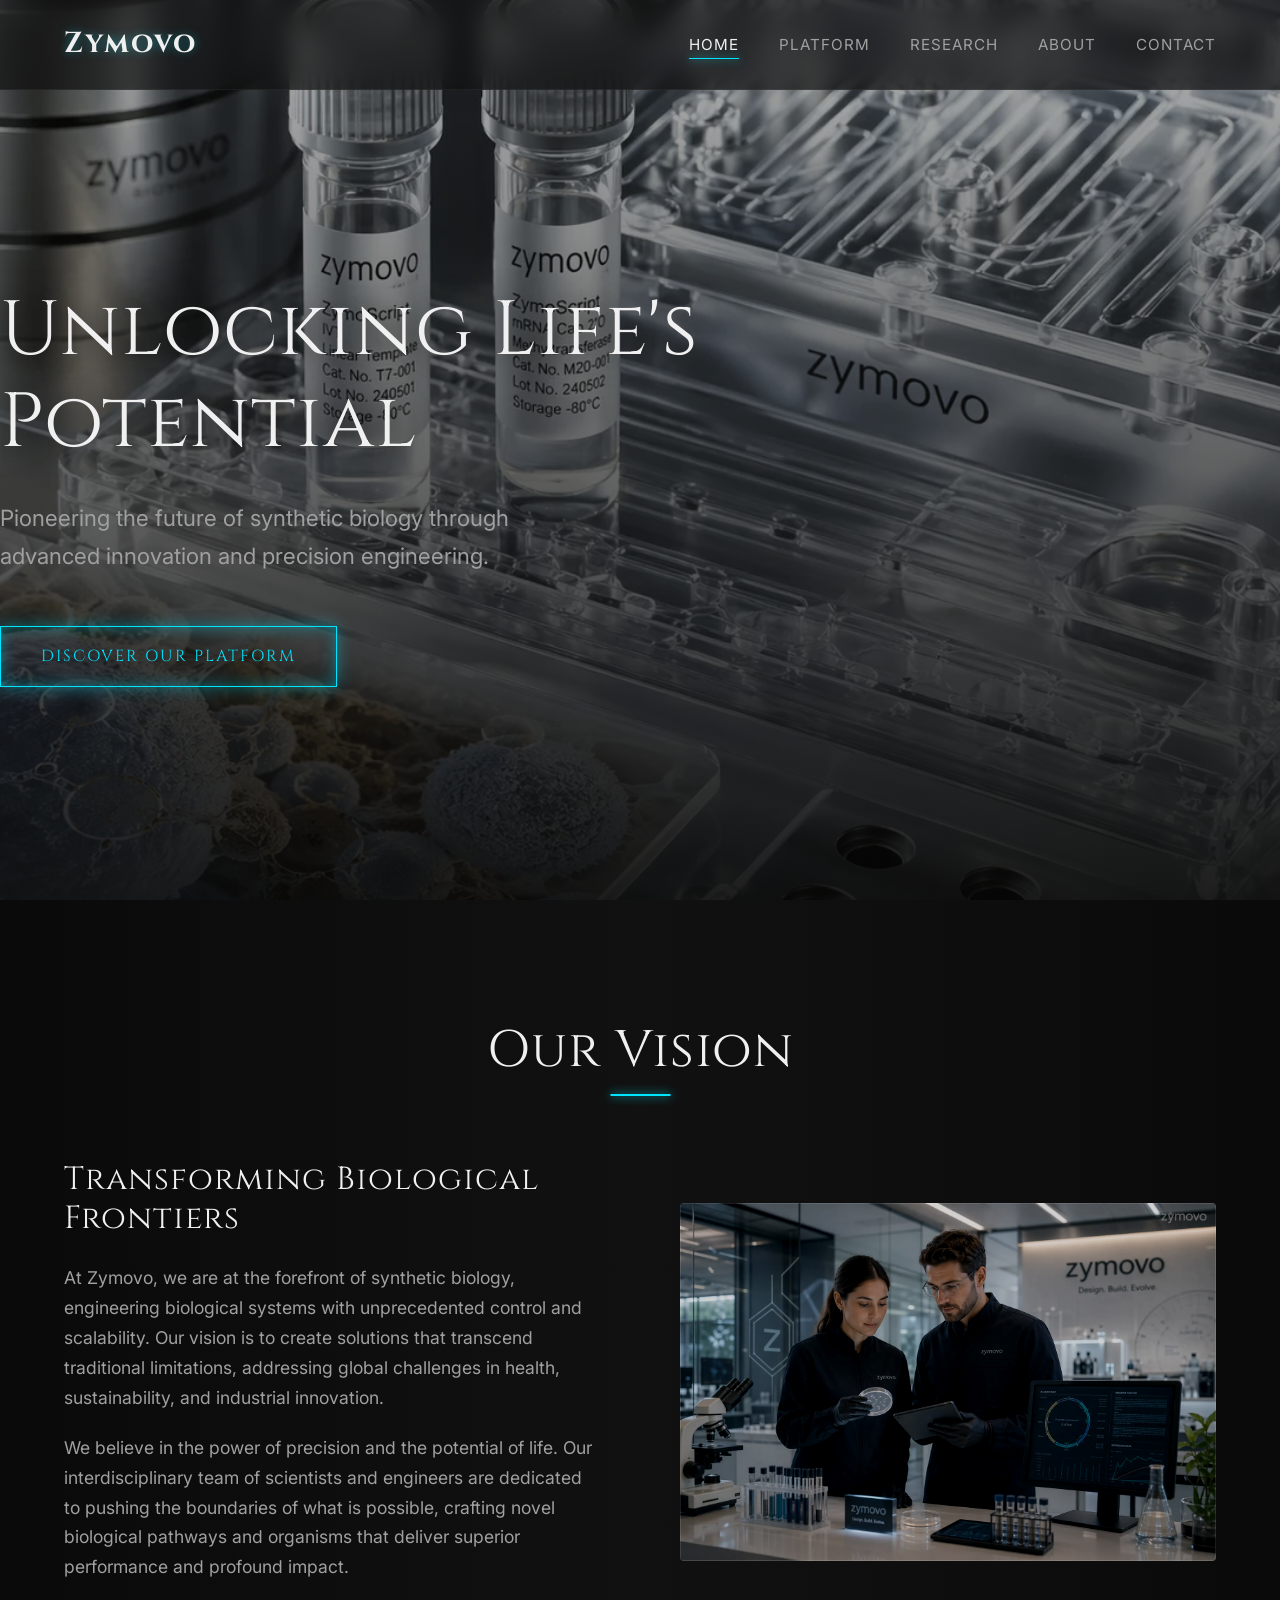
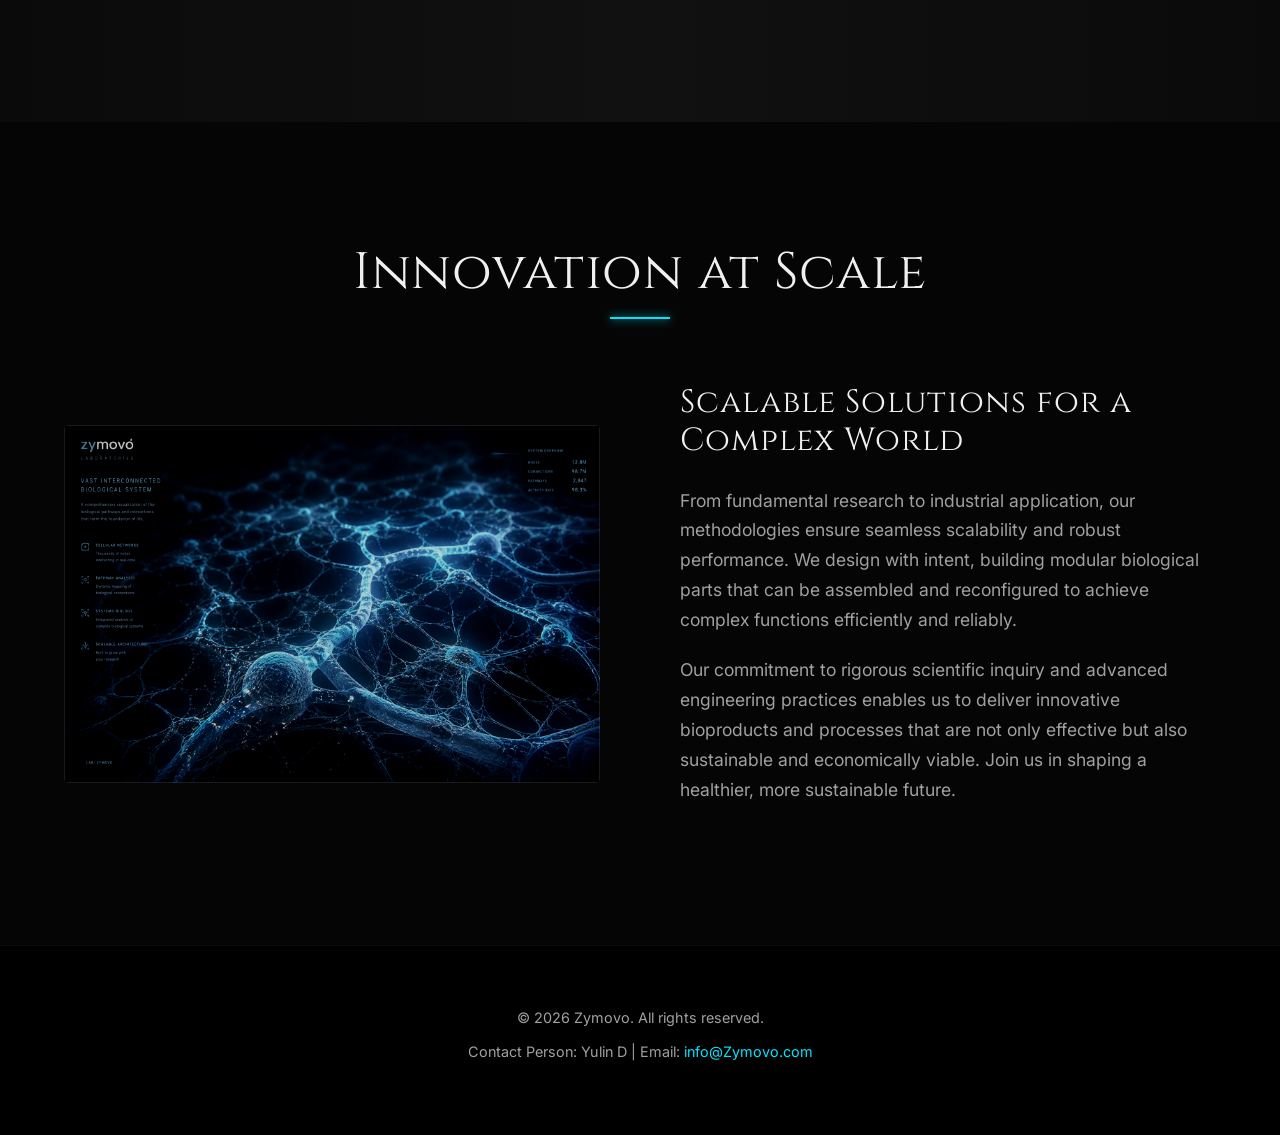
<file: index.html>
<!DOCTYPE html>
<html lang="en">
<head>
    <meta charset="UTF-8">
    <meta name="viewport" content="width=device-width, initial-scale=1.0">
    <title>Zymovo - Pioneering Synthetic Biology</title>
    <link href="https://fonts.googleapis.com/css2?family=Cinzel:wght@400;700&family=Inter:wght@300;400;600&display=swap" rel="stylesheet">
    <link rel="stylesheet" href="css/style.css">
</head>
<body>
    <header>
        <div class="container">
            <div class="logo"><a href="index.html">Zymovo</a></div>
            <button class="menu-toggle" aria-label="Toggle navigation">
                <span></span>
                <span></span>
                <span></span>
            </button>
            <nav class="main-nav">
                <ul>
                    <li><a href="index.html">Home</a></li>
                    <li><a href="platform.html">Platform</a></li>
                    <li><a href="research.html">Research</a></li>
                    <li><a href="about.html">About</a></li>
                    <li><a href="contact.html">Contact</a></li>
                </ul>
            </nav>
        </div>
    </header>

    <main>
        <section class="hero" style="background-image: url('zymovoimages/optimized/hero-contact-about-home.webp');">
            <div class="hero-content">
                <h1>Unlocking Life's Potential</h1>
                <p>Pioneering the future of synthetic biology through advanced innovation and precision engineering.</p>
                <a href="platform.html" class="btn">Discover Our Platform</a>
            </div>
        </section>

        <section class="content-section">
            <div class="container">
                <h2>Our Vision</h2>
                <div class="content-block">
                    <div class="text-content">
                        <h3>Transforming Biological Frontiers</h3>
                        <p>At Zymovo, we are at the forefront of synthetic biology, engineering biological systems with unprecedented control and scalability. Our vision is to create solutions that transcend traditional limitations, addressing global challenges in health, sustainability, and industrial innovation.</p>
                        <p>We believe in the power of precision and the potential of life. Our interdisciplinary team of scientists and engineers are dedicated to pushing the boundaries of what is possible, crafting novel biological pathways and organisms that deliver superior performance and profound impact.</p>
                    </div>
                    <div class="image-content">
                        <img src="zymovoimages/optimized/zymovo-vision.webp" alt="Zymovo Vision">
                    </div>
                </div>
            </div>
        </section>

        <section class="content-section">
            <div class="container">
                <h2>Innovation at Scale</h2>
                <div class="content-block reverse">
                    <div class="text-content">
                        <h3>Scalable Solutions for a Complex World</h3>
                        <p>From fundamental research to industrial application, our methodologies ensure seamless scalability and robust performance. We design with intent, building modular biological parts that can be assembled and reconfigured to achieve complex functions efficiently and reliably.</p>
                        <p>Our commitment to rigorous scientific inquiry and advanced engineering practices enables us to deliver innovative bioproducts and processes that are not only effective but also sustainable and economically viable. Join us in shaping a healthier, more sustainable future.</p>
                    </div>
                    <div class="image-content">
                        <img src="zymovoimages/optimized/innovation-at-scale.webp" alt="Zymovo Innovation">
                    </div>
                </div>
            </div>
        </section>
    </main>

    <footer>
        <div class="container">
            <p>&copy; 2026 Zymovo. All rights reserved.</p>
            <p>Contact Person: Yulin D | Email: <a href="mailto:info@Zymovo.com">info@Zymovo.com</a></p>
        </div>
    </footer>

    <script src="js/script.js"></script>
</body>
</html>
</file>
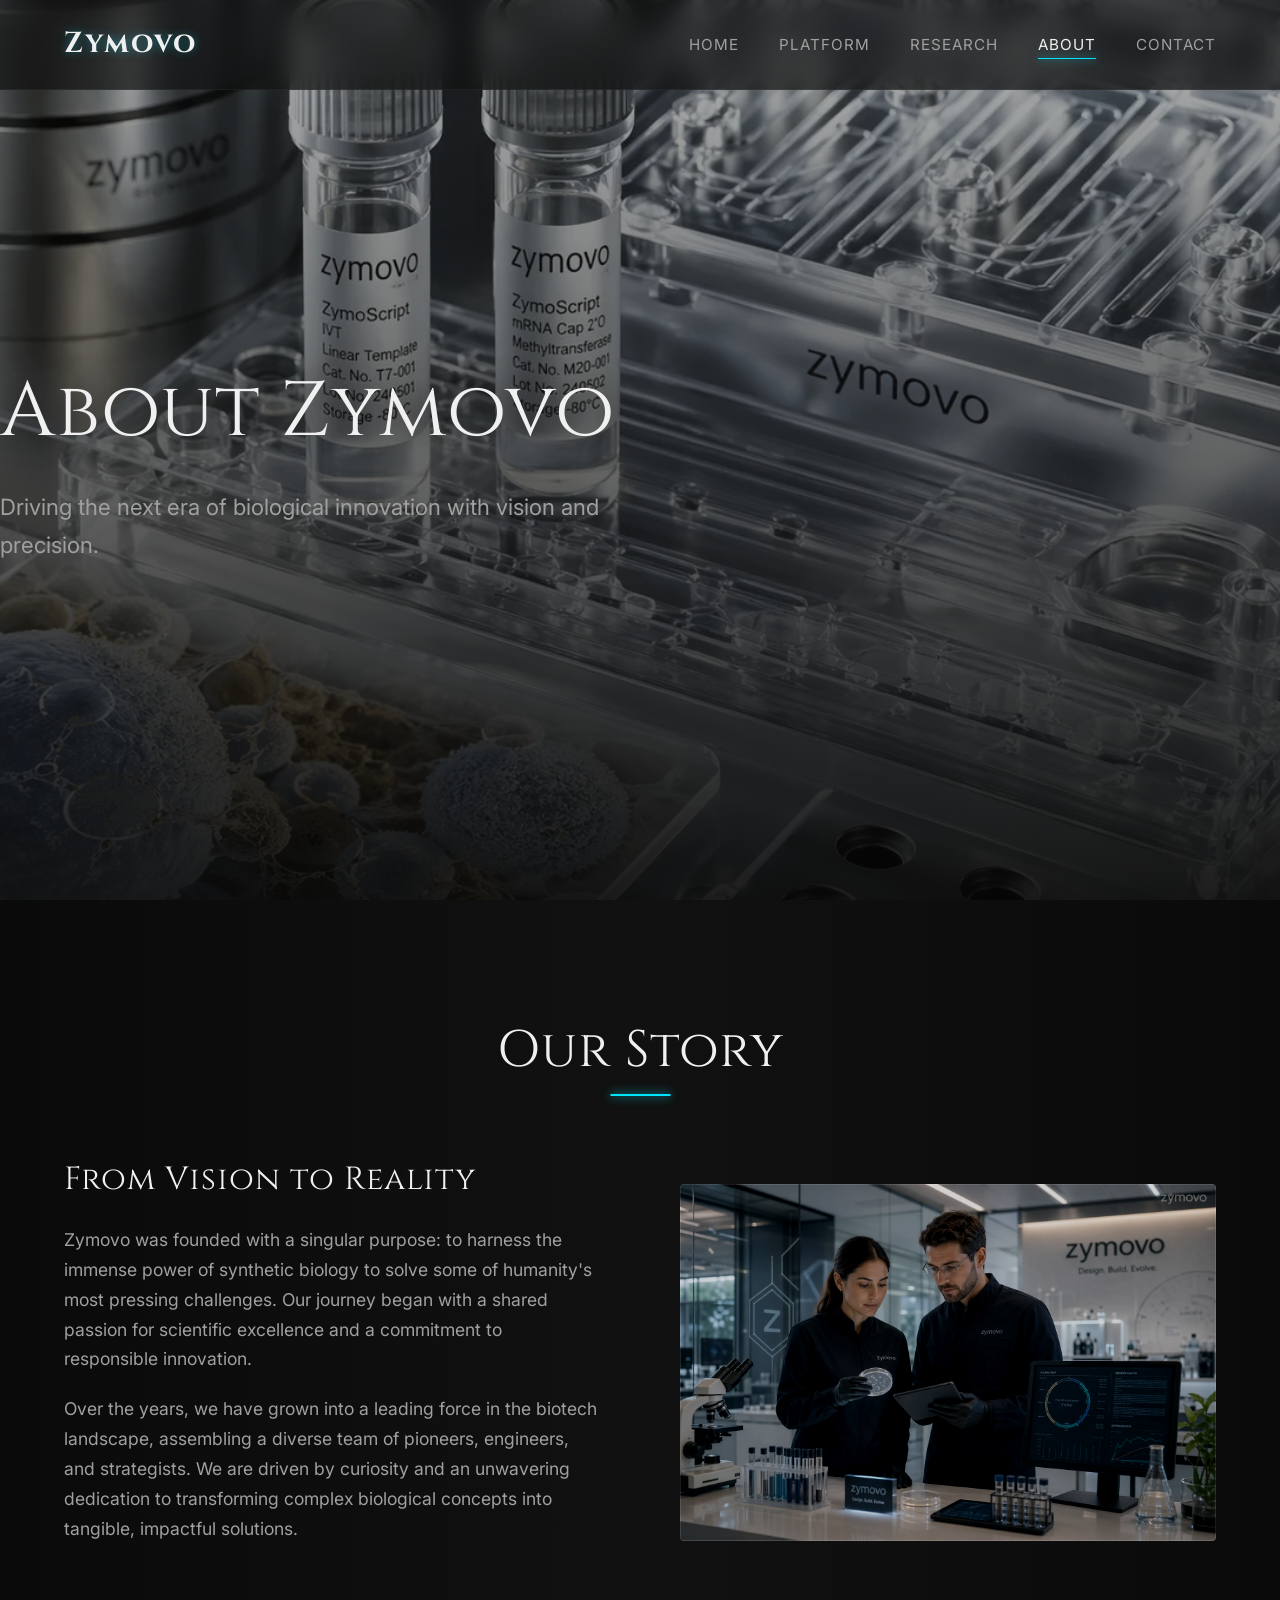
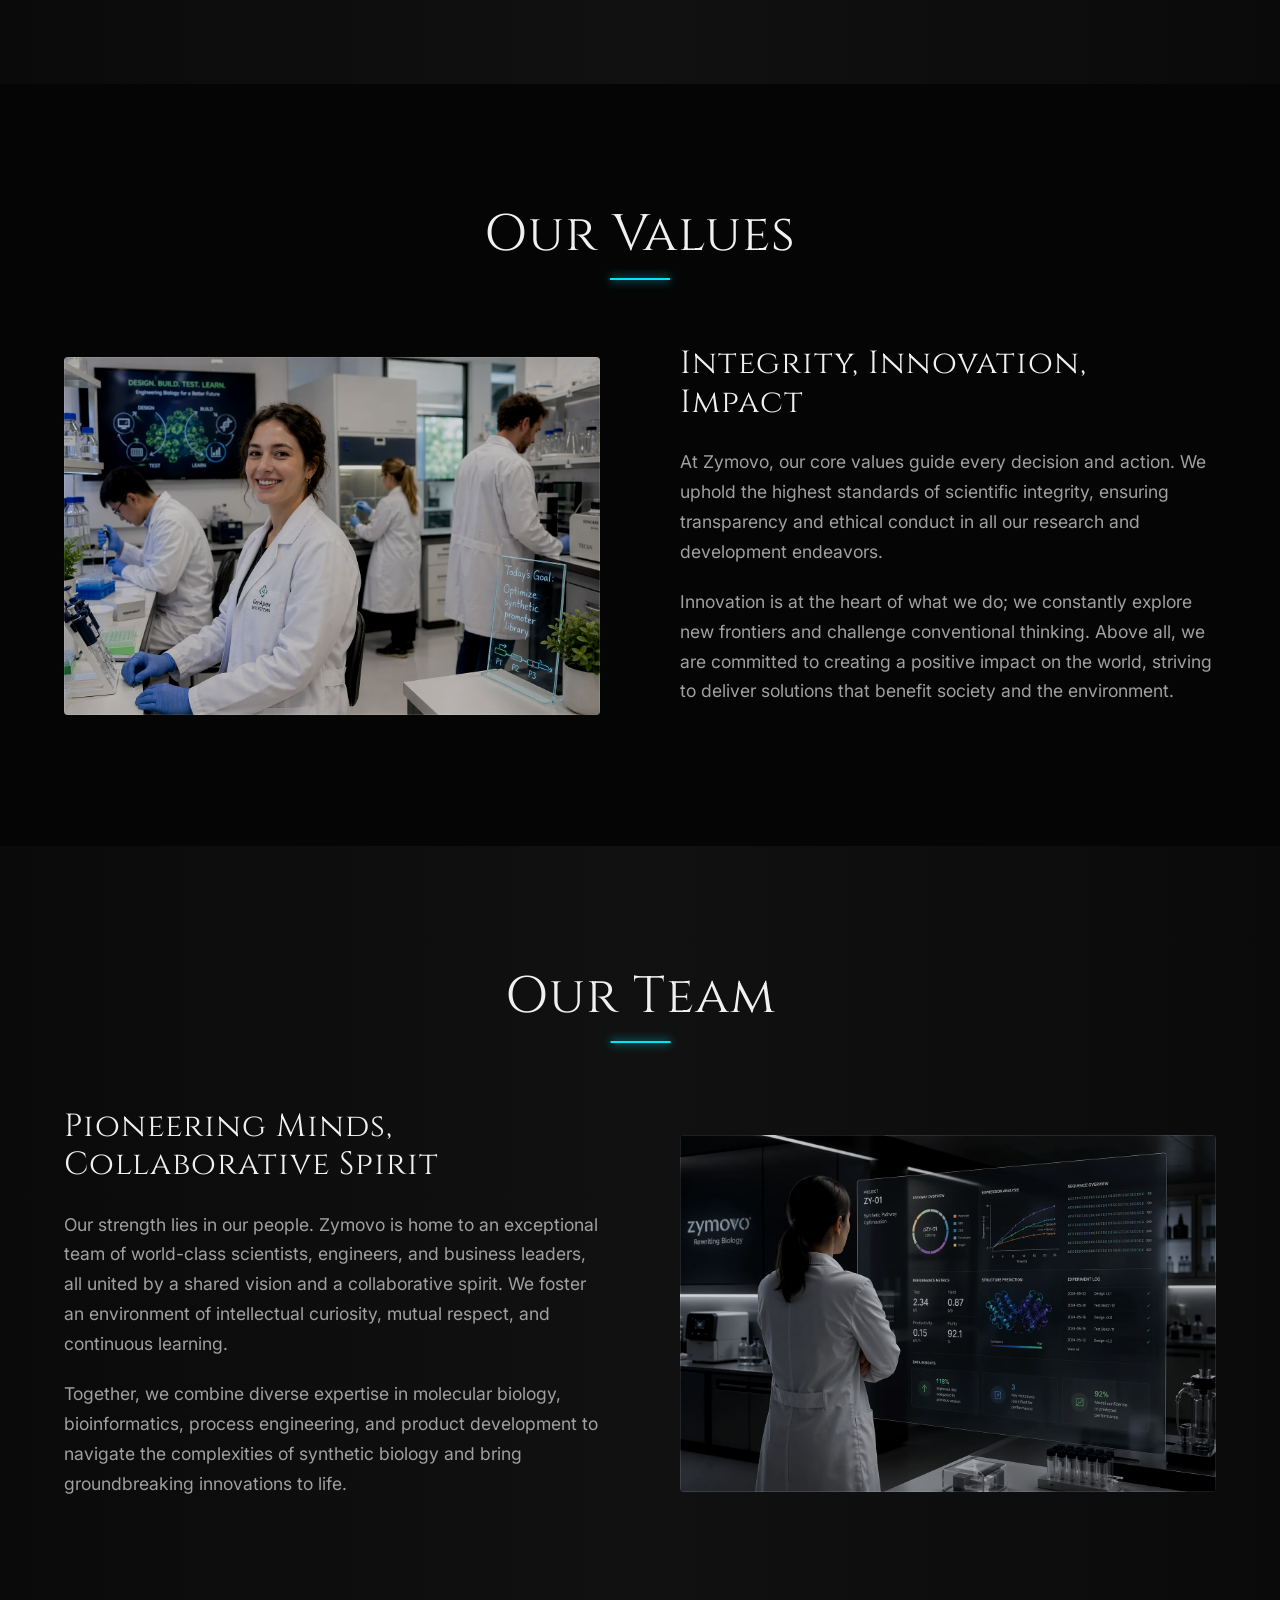
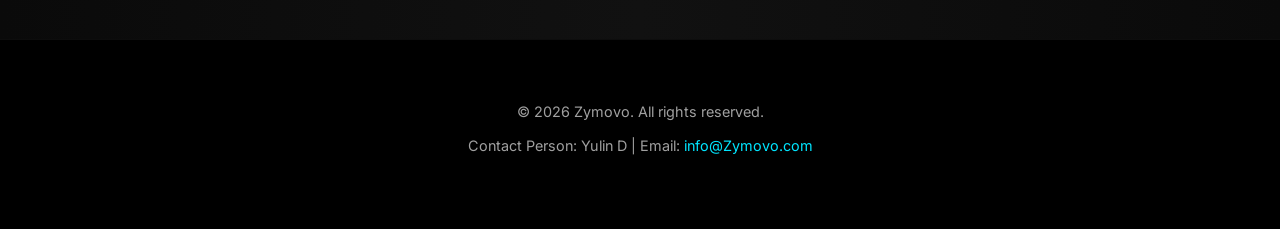
<file: about.html>
<!DOCTYPE html>
<html lang="en">
<head>
    <meta charset="UTF-8">
    <meta name="viewport" content="width=device-width, initial-scale=1.0">
    <title>Zymovo - About Us</title>
    <link href="https://fonts.googleapis.com/css2?family=Cinzel:wght@400;700&family=Inter:wght@300;400;600&display=swap" rel="stylesheet">
    <link rel="stylesheet" href="css/style.css">
</head>
<body>
    <header>
        <div class="container">
            <div class="logo"><a href="index.html">Zymovo</a></div>
            <button class="menu-toggle" aria-label="Toggle navigation">
                <span></span>
                <span></span>
                <span></span>
            </button>
            <nav class="main-nav">
                <ul>
                    <li><a href="index.html">Home</a></li>
                    <li><a href="platform.html">Platform</a></li>
                    <li><a href="research.html">Research</a></li>
                    <li><a href="about.html">About</a></li>
                    <li><a href="contact.html">Contact</a></li>
                </ul>
            </nav>
        </div>
    </header>

    <main>
        <section class="hero" style="background-image: url('zymovoimages/optimized/hero-contact-about-home.webp');">
            <div class="hero-content">
                <h1>About Zymovo</h1>
                <p>Driving the next era of biological innovation with vision and precision.</p>
            </div>
        </section>

        <section class="content-section">
            <div class="container">
                <h2>Our Story</h2>
                <div class="content-block">
                    <div class="text-content">
                        <h3>From Vision to Reality</h3>
                        <p>Zymovo was founded with a singular purpose: to harness the immense power of synthetic biology to solve some of humanity's most pressing challenges. Our journey began with a shared passion for scientific excellence and a commitment to responsible innovation.</p>
                        <p>Over the years, we have grown into a leading force in the biotech landscape, assembling a diverse team of pioneers, engineers, and strategists. We are driven by curiosity and an unwavering dedication to transforming complex biological concepts into tangible, impactful solutions.</p>
                    </div>
                    <div class="image-content">
                        <img src="zymovoimages/optimized/zymovo-vision.webp" alt="Our Story">
                    </div>
                </div>
            </div>
        </section>

        <section class="content-section">
            <div class="container">
                <h2>Our Values</h2>
                <div class="content-block reverse">
                    <div class="text-content">
                        <h3>Integrity, Innovation, Impact</h3>
                        <p>At Zymovo, our core values guide every decision and action. We uphold the highest standards of scientific integrity, ensuring transparency and ethical conduct in all our research and development endeavors.</p>
                        <p>Innovation is at the heart of what we do; we constantly explore new frontiers and challenge conventional thinking. Above all, we are committed to creating a positive impact on the world, striving to deliver solutions that benefit society and the environment.</p>
                    </div>
                    <div class="image-content">
                        <img src="zymovoimages/optimized/about-our-values.webp" alt="Our Values">
                    </div>
                </div>
            </div>
        </section>

        <section class="content-section">
            <div class="container">
                <h2>Our Team</h2>
                <div class="content-block">
                    <div class="text-content">
                        <h3>Pioneering Minds, Collaborative Spirit</h3>
                        <p>Our strength lies in our people. Zymovo is home to an exceptional team of world-class scientists, engineers, and business leaders, all united by a shared vision and a collaborative spirit. We foster an environment of intellectual curiosity, mutual respect, and continuous learning.</p>
                        <p>Together, we combine diverse expertise in molecular biology, bioinformatics, process engineering, and product development to navigate the complexities of synthetic biology and bring groundbreaking innovations to life.</p>
                    </div>
                    <div class="image-content">
                        <img src="zymovoimages/optimized/applications-capabilities.webp" alt="Our Team">
                    </div>
                </div>
            </div>
        </section>
    </main>

    <footer>
        <div class="container">
            <p>&copy; 2026 Zymovo. All rights reserved.</p>
            <p>Contact Person: Yulin D | Email: <a href="mailto:info@Zymovo.com">info@Zymovo.com</a></p>
        </div>
    </footer>

    <script src="js/script.js"></script>
</body>
</html>
</file>
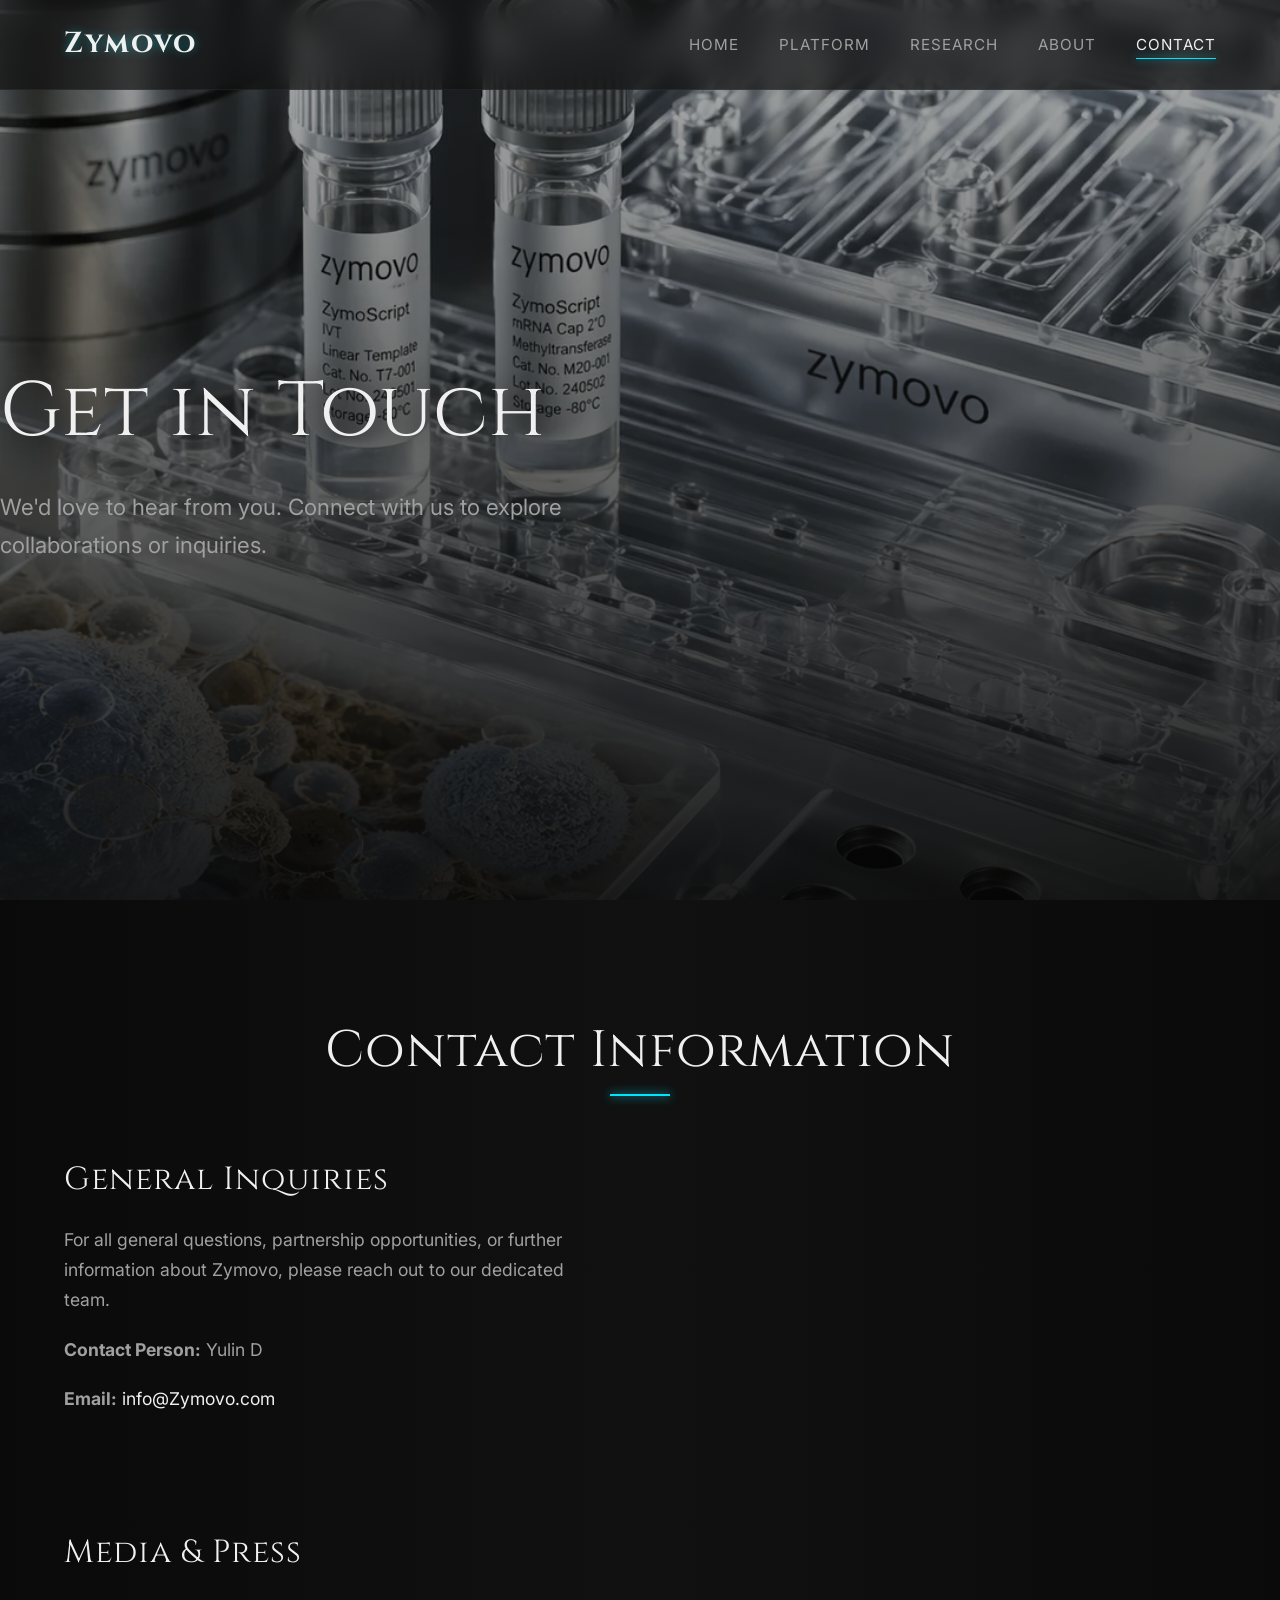
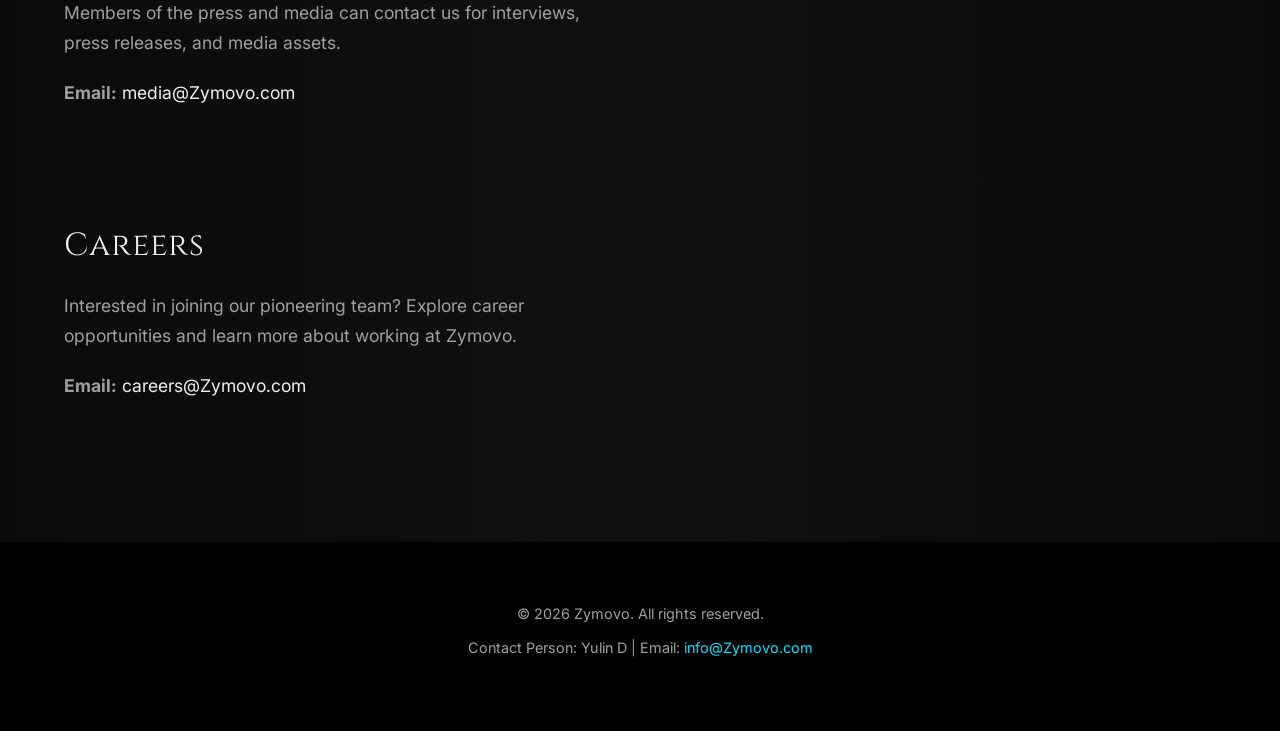
<file: contact.html>
<!DOCTYPE html>
<html lang="en">
<head>
    <meta charset="UTF-8">
    <meta name="viewport" content="width=device-width, initial-scale=1.0">
    <title>Zymovo - Contact Us</title>
    <link href="https://fonts.googleapis.com/css2?family=Cinzel:wght@400;700&family=Inter:wght@300;400;600&display=swap" rel="stylesheet">
    <link rel="stylesheet" href="css/style.css">
</head>
<body>
    <header>
        <div class="container">
            <div class="logo"><a href="index.html">Zymovo</a></div>
            <button class="menu-toggle" aria-label="Toggle navigation">
                <span></span>
                <span></span>
                <span></span>
            </button>
            <nav class="main-nav">
                <ul>
                    <li><a href="index.html">Home</a></li>
                    <li><a href="platform.html">Platform</a></li>
                    <li><a href="research.html">Research</a></li>
                    <li><a href="about.html">About</a></li>
                    <li><a href="contact.html">Contact</a></li>
                </ul>
            </nav>
        </div>
    </header>

    <main>
        <section class="hero" style="background-image: url('zymovoimages/optimized/hero-contact-about-home.webp');">
            <div class="hero-content">
                <h1>Get in Touch</h1>
                <p>We'd love to hear from you. Connect with us to explore collaborations or inquiries.</p>
            </div>
        </section>

        <section class="content-section">
            <div class="container">
                <h2>Contact Information</h2>
                <div class="content-block text-center">
                    <div class="text-content">
                        <h3>General Inquiries</h3>
                        <p>For all general questions, partnership opportunities, or further information about Zymovo, please reach out to our dedicated team.</p>
                        <p><strong>Contact Person:</strong> Yulin D</p>
                        <p><strong>Email:</strong> <a href="mailto:info@Zymovo.com">info@Zymovo.com</a></p>
                    </div>
                </div>

                <div class="content-block text-center">
                    <div class="text-content">
                        <h3>Media & Press</h3>
                        <p>Members of the press and media can contact us for interviews, press releases, and media assets.</p>
                        <p><strong>Email:</strong> <a href="mailto:media@Zymovo.com">media@Zymovo.com</a></p>
                    </div>
                </div>

                <div class="content-block text-center">
                    <div class="text-content">
                        <h3>Careers</h3>
                        <p>Interested in joining our pioneering team? Explore career opportunities and learn more about working at Zymovo.</p>
                        <p><strong>Email:</strong> <a href="mailto:careers@Zymovo.com">careers@Zymovo.com</a></p>
                    </div>
                </div>
            </div>
        </section>
    </main>

    <footer>
        <div class="container">
            <p>&copy; 2026 Zymovo. All rights reserved.</p>
            <p>Contact Person: Yulin D | Email: <a href="mailto:info@Zymovo.com">info@Zymovo.com</a></p>
        </div>
    </footer>

    <script src="js/script.js"></script>
</body>
</html>
</file>
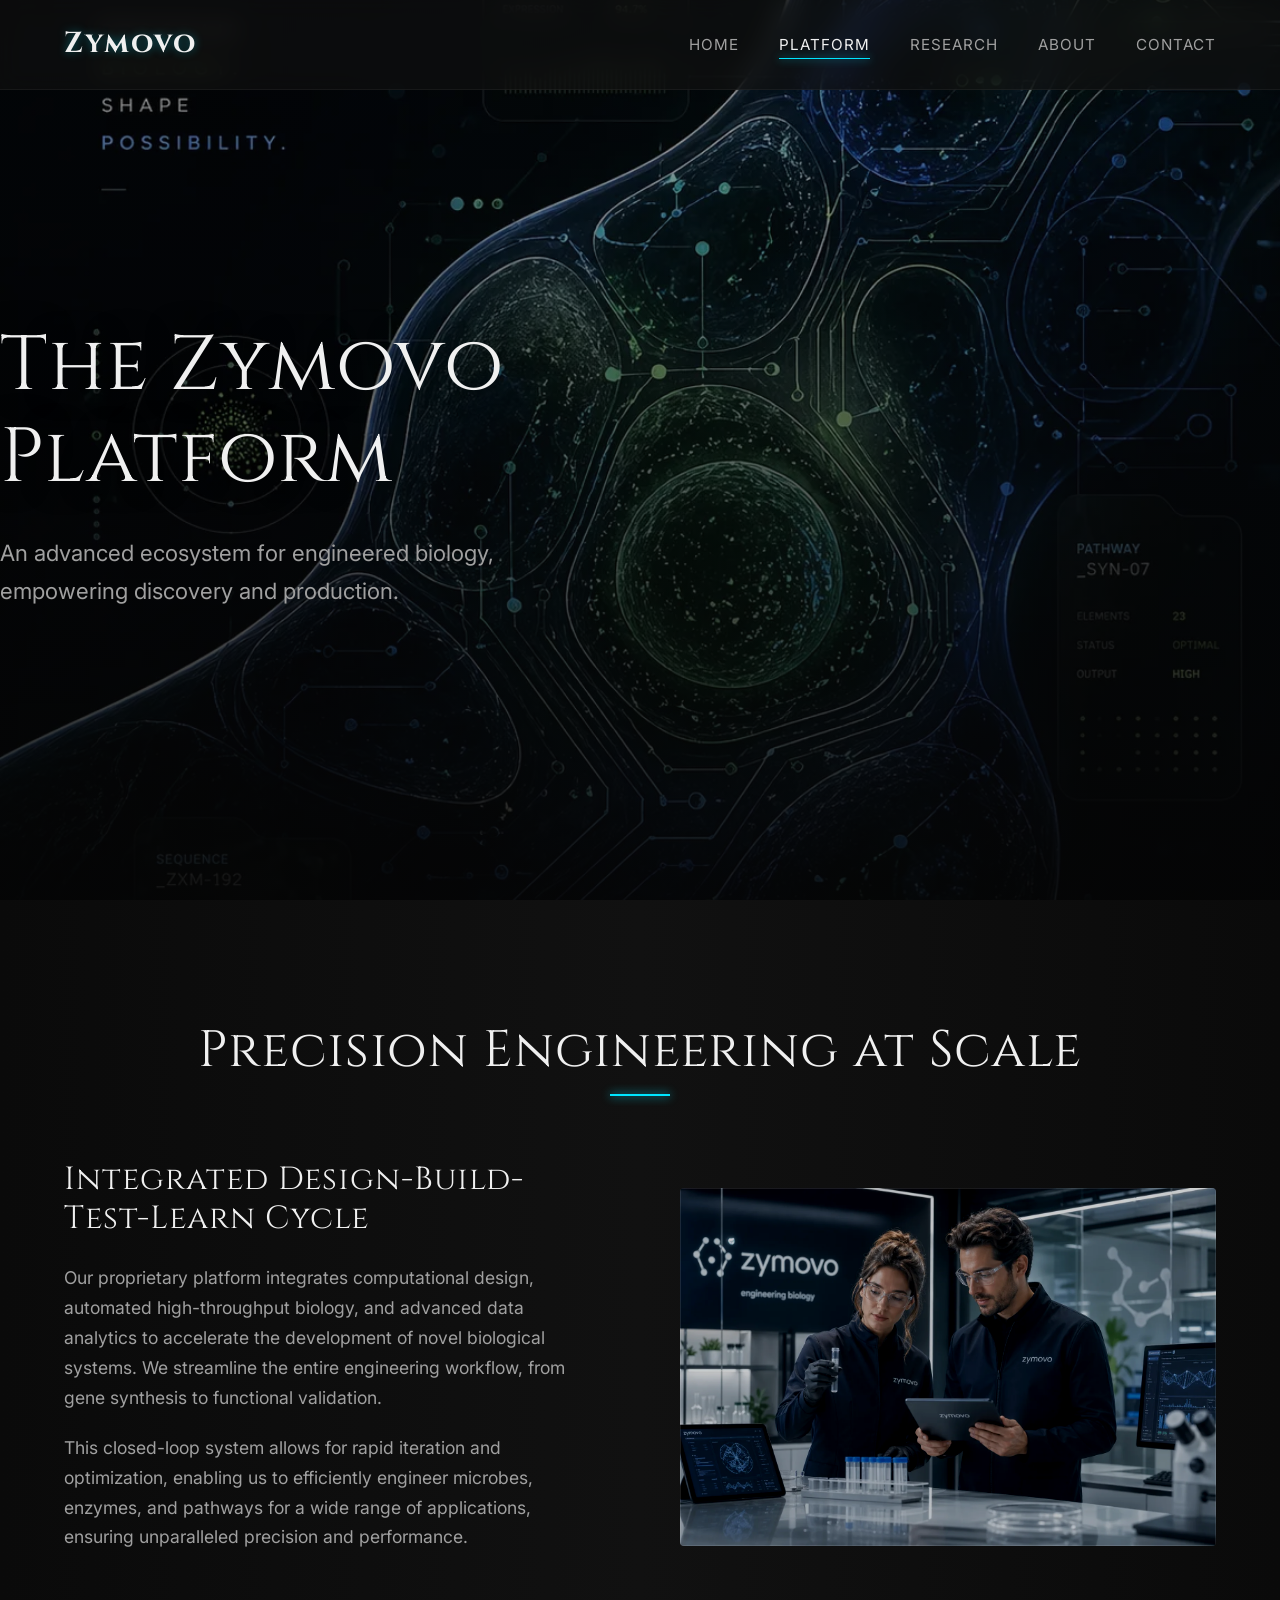
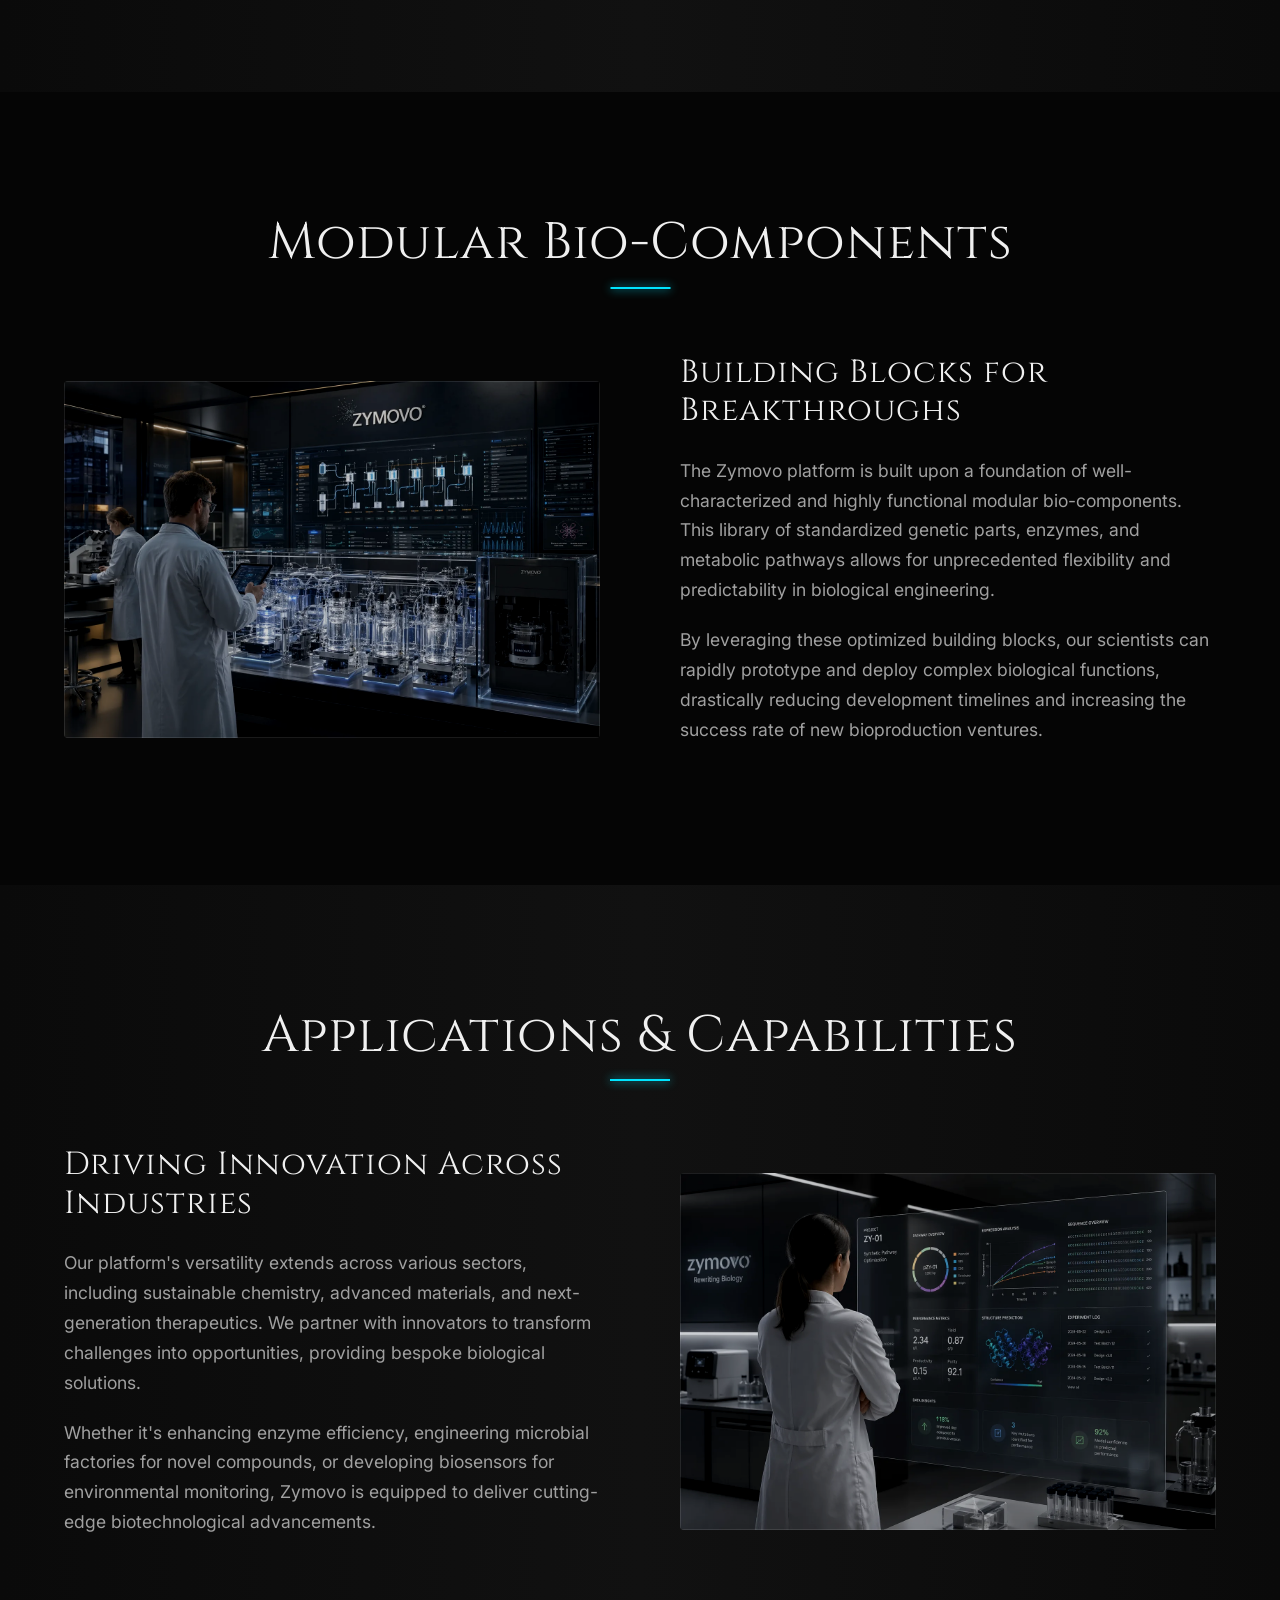
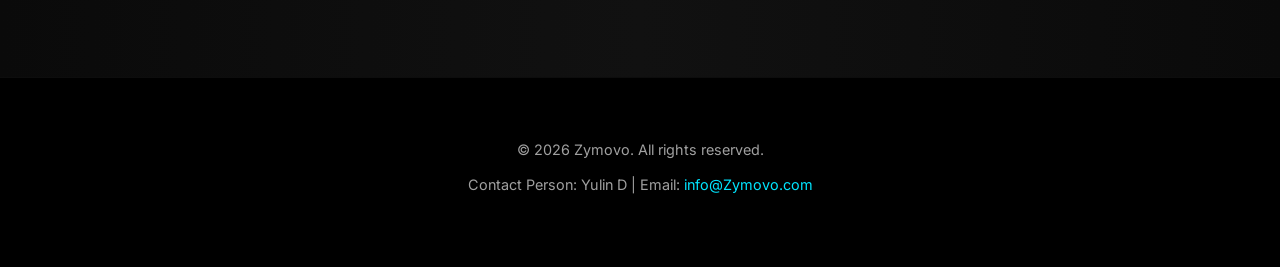
<file: platform.html>
<!DOCTYPE html>
<html lang="en">
<head>
    <meta charset="UTF-8">
    <meta name="viewport" content="width=device-width, initial-scale=1.0">
    <title>Zymovo - Our Platform</title>
    <link href="https://fonts.googleapis.com/css2?family=Cinzel:wght@400;700&family=Inter:wght@300;400;600&display=swap" rel="stylesheet">
    <link rel="stylesheet" href="css/style.css">
</head>
<body>
    <header>
        <div class="container">
            <div class="logo"><a href="index.html">Zymovo</a></div>
            <button class="menu-toggle" aria-label="Toggle navigation">
                <span></span>
                <span></span>
                <span></span>
            </button>
            <nav class="main-nav">
                <ul>
                    <li><a href="index.html">Home</a></li>
                    <li><a href="platform.html">Platform</a></li>
                    <li><a href="research.html">Research</a></li>
                    <li><a href="about.html">About</a></li>
                    <li><a href="contact.html">Contact</a></li>
                </ul>
            </nav>
        </div>
    </header>

    <main>
        <section class="hero" style="background-image: url('zymovoimages/optimized/platform-hero.webp');">
            <div class="hero-content">
                <h1>The Zymovo Platform</h1>
                <p>An advanced ecosystem for engineered biology, empowering discovery and production.</p>
            </div>
        </section>

        <section class="content-section">
            <div class="container">
                <h2>Precision Engineering at Scale</h2>
                <div class="content-block">
                    <div class="text-content">
                        <h3>Integrated Design-Build-Test-Learn Cycle</h3>
                        <p>Our proprietary platform integrates computational design, automated high-throughput biology, and advanced data analytics to accelerate the development of novel biological systems. We streamline the entire engineering workflow, from gene synthesis to functional validation.</p>
                        <p>This closed-loop system allows for rapid iteration and optimization, enabling us to efficiently engineer microbes, enzymes, and pathways for a wide range of applications, ensuring unparalleled precision and performance.</p>
                    </div>
                    <div class="image-content">
                        <img src="zymovoimages/optimized/integrated-design.webp" alt="Integrated Design">
                    </div>
                </div>
            </div>
        </section>

        <section class="content-section">
            <div class="container">
                <h2>Modular Bio-Components</h2>
                <div class="content-block reverse">
                    <div class="text-content">
                        <h3>Building Blocks for Breakthroughs</h3>
                        <p>The Zymovo platform is built upon a foundation of well-characterized and highly functional modular bio-components. This library of standardized genetic parts, enzymes, and metabolic pathways allows for unprecedented flexibility and predictability in biological engineering.</p>
                        <p>By leveraging these optimized building blocks, our scientists can rapidly prototype and deploy complex biological functions, drastically reducing development timelines and increasing the success rate of new bioproduction ventures.</p>
                    </div>
                    <div class="image-content">
                        <img src="zymovoimages/optimized/modular-bio-components.webp" alt="Modular Bio-Components">
                    </div>
                </div>
            </div>
        </section>

        <section class="content-section">
            <div class="container">
                <h2>Applications & Capabilities</h2>
                <div class="content-block">
                    <div class="text-content">
                        <h3>Driving Innovation Across Industries</h3>
                        <p>Our platform's versatility extends across various sectors, including sustainable chemistry, advanced materials, and next-generation therapeutics. We partner with innovators to transform challenges into opportunities, providing bespoke biological solutions.</p>
                        <p>Whether it's enhancing enzyme efficiency, engineering microbial factories for novel compounds, or developing biosensors for environmental monitoring, Zymovo is equipped to deliver cutting-edge biotechnological advancements.</p>
                    </div>
                    <div class="image-content">
                        <img src="zymovoimages/optimized/applications-capabilities.webp" alt="Applications & Capabilities">
                    </div>
                </div>
            </div>
        </section>
    </main>

    <footer>
        <div class="container">
            <p>&copy; 2026 Zymovo. All rights reserved.</p>
            <p>Contact Person: Yulin D | Email: <a href="mailto:info@Zymovo.com">info@Zymovo.com</a></p>
        </div>
    </footer>

    <script src="js/script.js"></script>
</body>
</html>
</file>
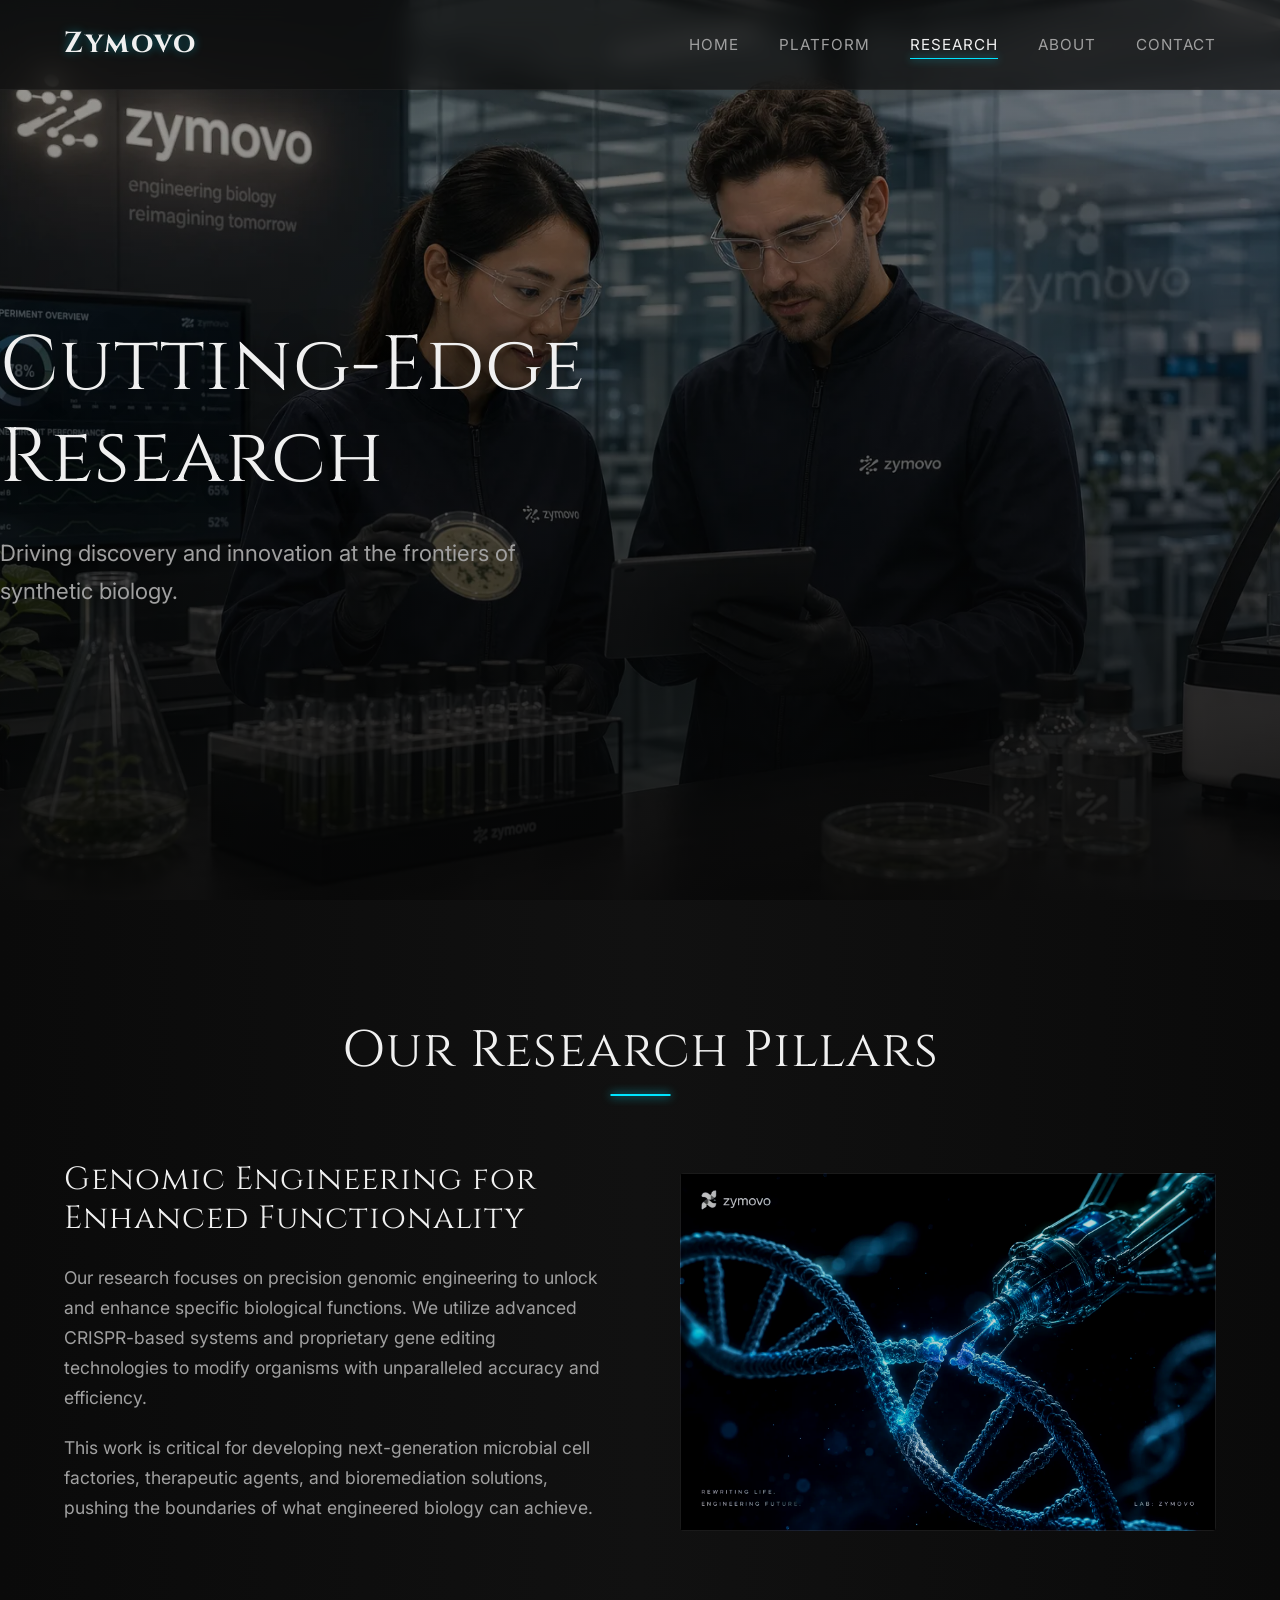
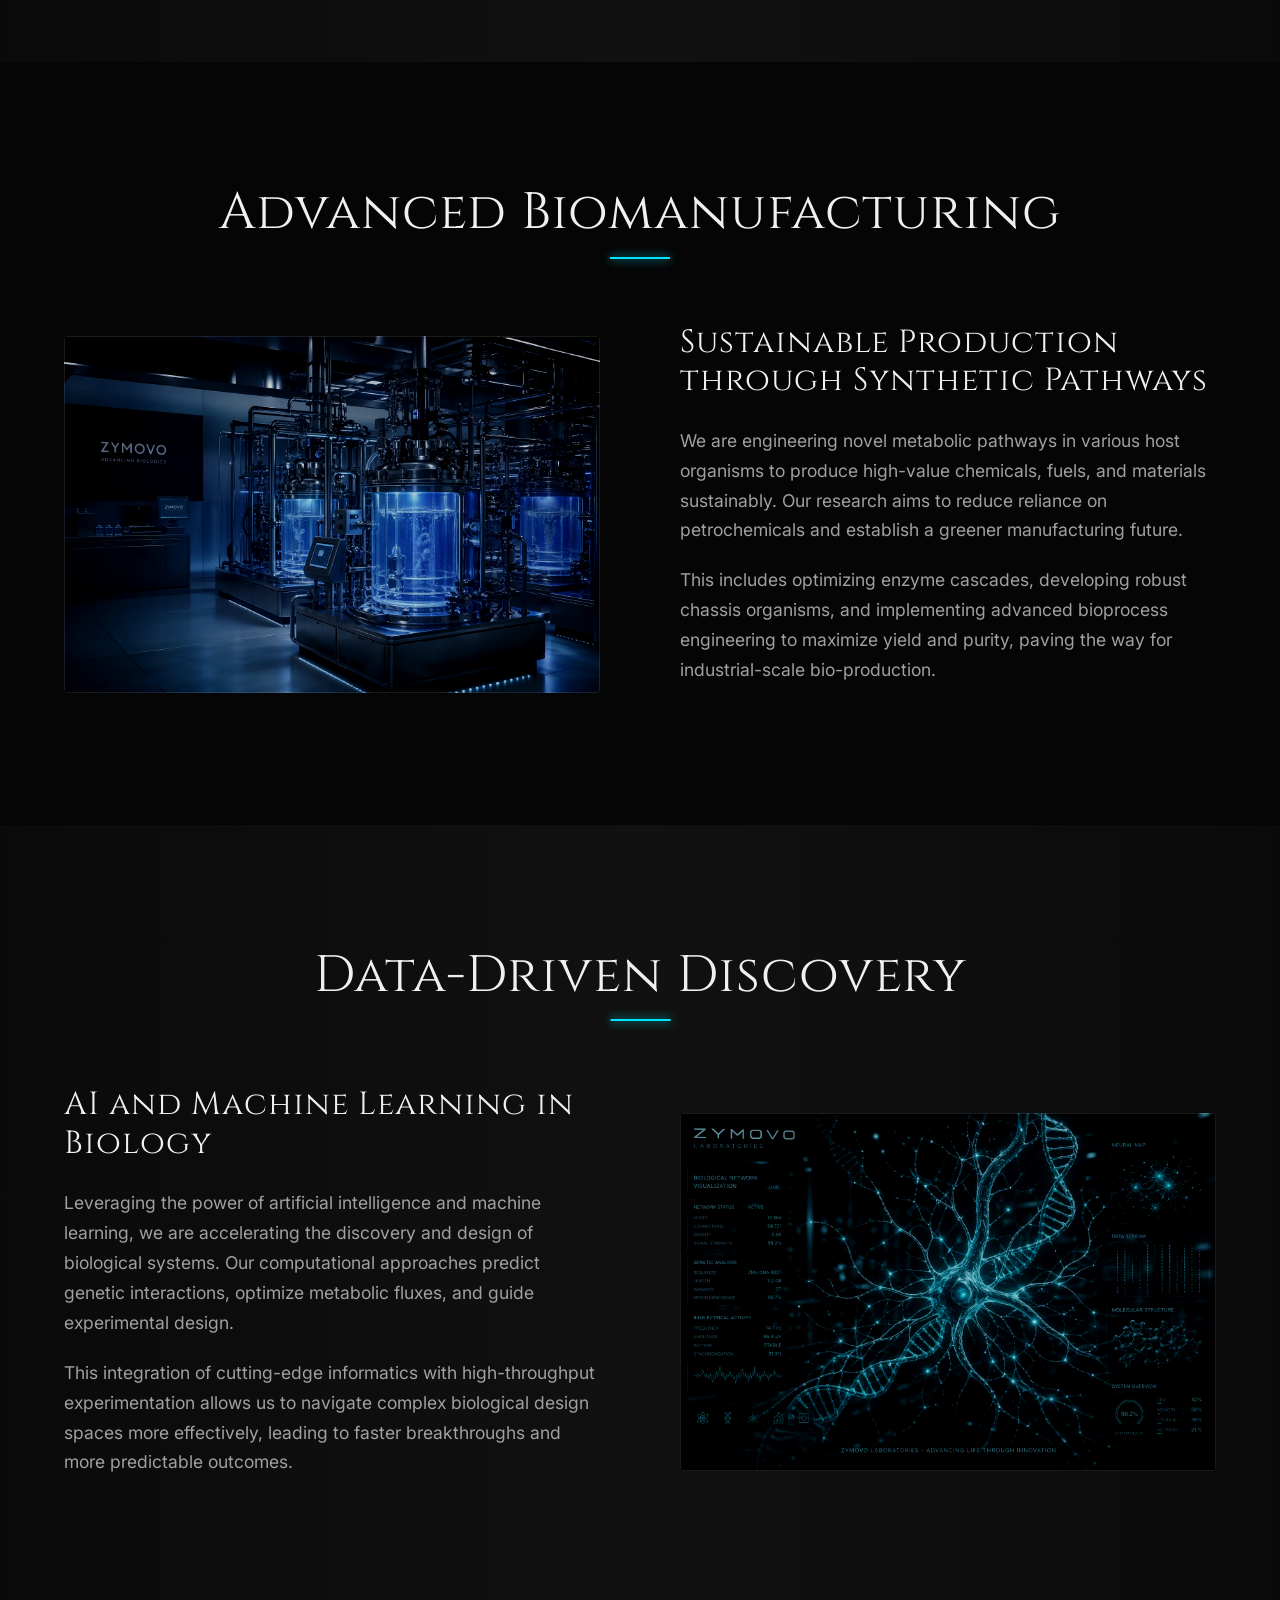
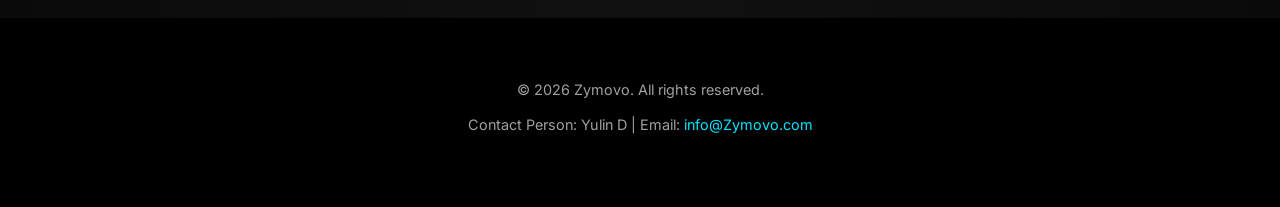
<file: research.html>
<!DOCTYPE html>
<html lang="en">
<head>
    <meta charset="UTF-8">
    <meta name="viewport" content="width=device-width, initial-scale=1.0">
    <title>Zymovo - Research & Innovation</title>
    <link href="https://fonts.googleapis.com/css2?family=Cinzel:wght@400;700&family=Inter:wght@300;400;600&display=swap" rel="stylesheet">
    <link rel="stylesheet" href="css/style.css">
</head>
<body>
    <header>
        <div class="container">
            <div class="logo"><a href="index.html">Zymovo</a></div>
            <button class="menu-toggle" aria-label="Toggle navigation">
                <span></span>
                <span></span>
                <span></span>
            </button>
            <nav class="main-nav">
                <ul>
                    <li><a href="index.html">Home</a></li>
                    <li><a href="platform.html">Platform</a></li>
                    <li><a href="research.html">Research</a></li>
                    <li><a href="about.html">About</a></li>
                    <li><a href="contact.html">Contact</a></li>
                </ul>
            </nav>
        </div>
    </header>

    <main>
        <section class="hero" style="background-image: url('zymovoimages/optimized/research-hero.webp');">
            <div class="hero-content">
                <h1>Cutting-Edge Research</h1>
                <p>Driving discovery and innovation at the frontiers of synthetic biology.</p>
            </div>
        </section>

        <section class="content-section">
            <div class="container">
                <h2>Our Research Pillars</h2>
                <div class="content-block">
                    <div class="text-content">
                        <h3>Genomic Engineering for Enhanced Functionality</h3>
                        <p>Our research focuses on precision genomic engineering to unlock and enhance specific biological functions. We utilize advanced CRISPR-based systems and proprietary gene editing technologies to modify organisms with unparalleled accuracy and efficiency.</p>
                        <p>This work is critical for developing next-generation microbial cell factories, therapeutic agents, and bioremediation solutions, pushing the boundaries of what engineered biology can achieve.</p>
                    </div>
                    <div class="image-content">
                        <img src="zymovoimages/optimized/our-research-pillars.webp" alt="Genomic Engineering">
                    </div>
                </div>
            </div>
        </section>

        <section class="content-section">
            <div class="container">
                <h2>Advanced Biomanufacturing</h2>
                <div class="content-block reverse">
                    <div class="text-content">
                        <h3>Sustainable Production through Synthetic Pathways</h3>
                        <p>We are engineering novel metabolic pathways in various host organisms to produce high-value chemicals, fuels, and materials sustainably. Our research aims to reduce reliance on petrochemicals and establish a greener manufacturing future.</p>
                        <p>This includes optimizing enzyme cascades, developing robust chassis organisms, and implementing advanced bioprocess engineering to maximize yield and purity, paving the way for industrial-scale bio-production.</p>
                    </div>
                    <div class="image-content">
                        <img src="zymovoimages/optimized/advanced-biomanufacturing.webp" alt="Biomanufacturing">
                    </div>
                </div>
            </div>
        </section>

        <section class="content-section">
            <div class="container">
                <h2>Data-Driven Discovery</h2>
                <div class="content-block">
                    <div class="text-content">
                        <h3>AI and Machine Learning in Biology</h3>
                        <p>Leveraging the power of artificial intelligence and machine learning, we are accelerating the discovery and design of biological systems. Our computational approaches predict genetic interactions, optimize metabolic fluxes, and guide experimental design.</p>
                        <p>This integration of cutting-edge informatics with high-throughput experimentation allows us to navigate complex biological design spaces more effectively, leading to faster breakthroughs and more predictable outcomes.</p>
                    </div>
                    <div class="image-content">
                        <img src="zymovoimages/optimized/data-driven-discovery.webp" alt="Data-Driven Discovery">
                    </div>
                </div>
            </div>
        </section>
    </main>

    <footer>
        <div class="container">
            <p>&copy; 2026 Zymovo. All rights reserved.</p>
            <p>Contact Person: Yulin D | Email: <a href="mailto:info@Zymovo.com">info@Zymovo.com</a></p>
        </div>
    </footer>

    <script src="js/script.js"></script>
</body>
</html>
</file>
<file: css/style.css>
:root {
    --bg-base: #050505;
    --bg-surface: #111;
    --bg-glass: rgba(17, 17, 17, 0.7);
    --text-main: #f0f0f0;
    --text-muted: #a0a0a0;
    --accent-primary: #00e5ff;
    --accent-glow: rgba(0, 229, 255, 0.4);
    --accent-secondary: #ff0055;
    --font-heading: 'Cinzel', 'Times New Roman', serif;
    --font-body: 'Inter', 'Helvetica Neue', sans-serif;
    --transition: all 0.4s cubic-bezier(0.25, 0.8, 0.25, 1);
}

* {
    box-sizing: border-box;
    margin: 0;
    padding: 0;
}

body {
    font-family: var(--font-body);
    color: var(--text-main);
    background-color: var(--bg-base);
    line-height: 1.7;
    overflow-x: hidden;
    scroll-behavior: smooth;
}

canvas#bg-canvas {
    position: fixed;
    top: 0;
    left: 0;
    width: 100vw;
    height: 100vh;
    z-index: -1;
    pointer-events: none;
    opacity: 0.6;
}

h1, h2, h3, h4 {
    font-family: var(--font-heading);
    font-weight: 400;
    line-height: 1.2;
    letter-spacing: 1px;
}

a {
    color: var(--text-main);
    text-decoration: none;
    transition: var(--transition);
}

.container {
    max-width: 1280px;
    margin: 0 auto;
    padding: 0 5%;
}

/* Header */
header {
    position: fixed;
    top: 0;
    width: 100%;
    z-index: 100;
    background: var(--bg-glass);
    backdrop-filter: blur(12px);
    -webkit-backdrop-filter: blur(12px);
    border-bottom: 1px solid rgba(255, 255, 255, 0.05);
    padding: 20px 0;
    transition: var(--transition);
}

header .container {
    display: flex;
    justify-content: space-between;
    align-items: center;
}

.logo a {
    font-family: var(--font-heading);
    font-size: 1.8rem;
    font-weight: 700;
    letter-spacing: 2px;
    color: var(--text-main);
    text-shadow: 0 0 10px var(--accent-glow);
}

.main-nav ul {
    display: flex;
    list-style: none;
    gap: 40px;
}

.main-nav a {
    font-size: 0.95rem;
    text-transform: uppercase;
    letter-spacing: 1px;
    color: var(--text-muted);
    position: relative;
    padding-bottom: 5px;
}

.main-nav a::after {
    content: '';
    position: absolute;
    bottom: 0;
    left: 0;
    width: 0;
    height: 1px;
    background: var(--accent-primary);
    transition: var(--transition);
    box-shadow: 0 0 8px var(--accent-primary);
}

.main-nav a:hover,
.main-nav a.active {
    color: var(--text-main);
}

.main-nav a:hover::after,
.main-nav a.active::after {
    width: 100%;
}

/* Hero Section */
.hero {
    min-height: 100vh;
    display: flex;
    align-items: center;
    position: relative;
    background-size: cover;
    background-position: center;
    background-attachment: fixed;
}

.hero::after {
    content: '';
    position: absolute;
    inset: 0;
    background: linear-gradient(to bottom, rgba(5,5,5,0.3) 0%, rgba(5,5,5,0.9) 100%);
    z-index: 1;
}

.hero-content {
    position: relative;
    z-index: 2;
    max-width: 800px;
    margin-top: 80px;
}

.hero h1 {
    font-size: clamp(3rem, 6vw, 5.5rem);
    margin-bottom: 30px;
    text-shadow: 0 0 30px rgba(0, 0, 0, 0.8);
}

.hero p {
    font-size: clamp(1.1rem, 2vw, 1.4rem);
    color: var(--text-muted);
    margin-bottom: 50px;
    max-width: 600px;
}

.btn {
    display: inline-block;
    padding: 16px 40px;
    font-family: var(--font-heading);
    font-size: 1rem;
    letter-spacing: 2px;
    text-transform: uppercase;
    background: transparent;
    color: var(--accent-primary);
    border: 1px solid var(--accent-primary);
    position: relative;
    overflow: hidden;
    z-index: 1;
    box-shadow: 0 0 15px var(--accent-glow), inset 0 0 15px var(--accent-glow);
}

.btn::before {
    content: '';
    position: absolute;
    top: 0;
    left: 0;
    width: 0;
    height: 100%;
    background: var(--accent-primary);
    z-index: -1;
    transition: var(--transition);
}

.btn:hover {
    color: var(--bg-base);
    box-shadow: 0 0 30px var(--accent-glow);
}

.btn:hover::before {
    width: 100%;
}

/* Content Sections */
.content-section {
    padding: 120px 0;
    position: relative;
    z-index: 2;
    background: var(--bg-base);
}

.content-section:nth-of-type(even) {
    background: linear-gradient(to right, #0a0a0a, #111, #0a0a0a);
}

.content-section h2 {
    text-align: center;
    font-size: clamp(2.5rem, 4vw, 3.5rem);
    margin-bottom: 80px;
    position: relative;
    display: inline-block;
    left: 50%;
    transform: translateX(-50%);
}

.content-section h2::after {
    content: '';
    position: absolute;
    bottom: -15px;
    left: 50%;
    transform: translateX(-50%);
    width: 60px;
    height: 2px;
    background: var(--accent-primary);
    box-shadow: 0 0 10px var(--accent-primary);
}

.content-block {
    display: grid;
    grid-template-columns: 1fr 1fr;
    gap: 80px;
    align-items: center;
    margin-bottom: 100px;
}

.content-block:last-child {
    margin-bottom: 0;
}

.content-block.reverse {
    direction: rtl;
}

.content-block.reverse > * {
    direction: ltr;
}

.text-content {
    opacity: 0;
    transform: translateY(30px);
    transition: var(--transition);
}

.text-content.visible {
    opacity: 1;
    transform: translateY(0);
}

.text-content h3 {
    font-size: 2rem;
    margin-bottom: 25px;
    color: var(--text-main);
}

.text-content p {
    color: var(--text-muted);
    font-size: 1.1rem;
    margin-bottom: 20px;
}

.image-content {
    position: relative;
    opacity: 0;
    transform: scale(0.95);
    transition: var(--transition);
    border-radius: 4px;
    overflow: hidden;
}

.image-content.visible {
    opacity: 1;
    transform: scale(1);
}

.image-content img {
    width: 100%;
    height: auto;
    display: block;
    filter: brightness(0.8) contrast(1.1);
    transition: var(--transition);
}

.image-content::after {
    content: '';
    position: absolute;
    inset: 0;
    border: 1px solid rgba(255,255,255,0.1);
    pointer-events: none;
}

.image-content:hover img {
    filter: brightness(1) contrast(1.1);
    transform: scale(1.03);
}

/* Footer */
footer {
    background: #000;
    padding: 60px 0;
    text-align: center;
    border-top: 1px solid rgba(255,255,255,0.05);
    position: relative;
    z-index: 2;
}

footer p {
    color: var(--text-muted);
    margin-bottom: 10px;
    font-size: 0.9rem;
}

footer a {
    color: var(--accent-primary);
}

footer a:hover {
    text-shadow: 0 0 8px var(--accent-glow);
}

/* Responsive */
@media (max-width: 992px) {
    .content-block, .content-block.reverse {
        grid-template-columns: 1fr;
        gap: 40px;
        direction: ltr;
    }
    
    .hero-content {
        text-align: center;
        margin: 80px auto 0;
    }
}

/* Menu Toggle */
.menu-toggle {
    display: none;
    flex-direction: column;
    justify-content: space-between;
    width: 30px;
    height: 20px;
    background: transparent;
    border: none;
    cursor: pointer;
    z-index: 1001;
    padding: 0;
}

.menu-toggle span {
    width: 100%;
    height: 2px;
    background-color: var(--text-main);
    transition: var(--transition);
}

body.no-scroll {
    overflow: hidden;
}

@media (max-width: 768px) {
    .menu-toggle {
        display: flex;
    }

    .main-nav {
        position: fixed;
        top: 0;
        right: -100%;
        width: 100%;
        height: 100vh;
        background: var(--bg-surface);
        display: flex;
        flex-direction: column;
        justify-content: center;
        align-items: center;
        transition: var(--transition);
        z-index: 999;
    }

    .main-nav.nav-open {
        right: 0;
    }

    .main-nav ul {
        flex-direction: column;
        align-items: center;
        gap: 30px;
    }

    .main-nav a {
        font-size: 1.5rem;
    }
    
    /* Toggle Animation */
    .menu-toggle.active span:nth-child(1) {
        transform: translateY(9px) rotate(45deg);
    }
    .menu-toggle.active span:nth-child(2) {
        opacity: 0;
    }
    .menu-toggle.active span:nth-child(3) {
        transform: translateY(-9px) rotate(-45deg);
    }

    .hero h1 {
        font-size: 2.5rem;
    }
}
</file>
